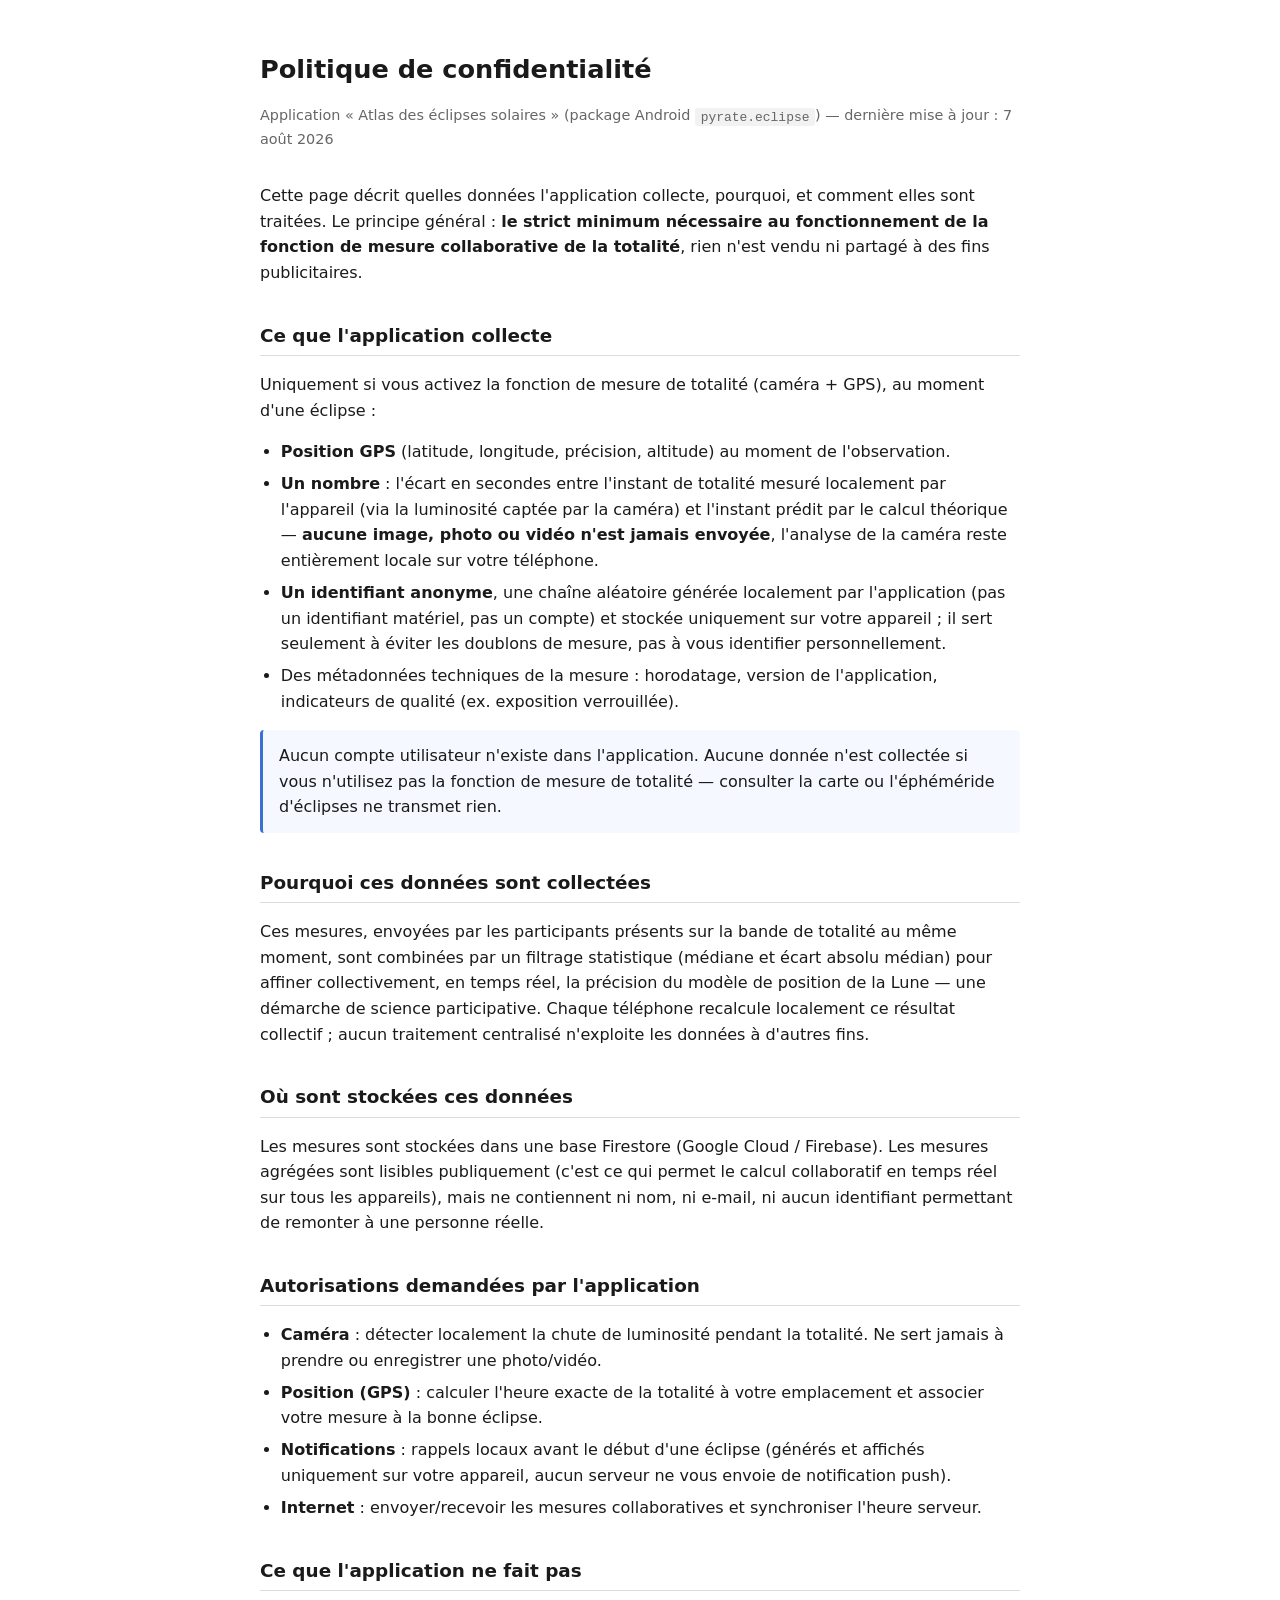
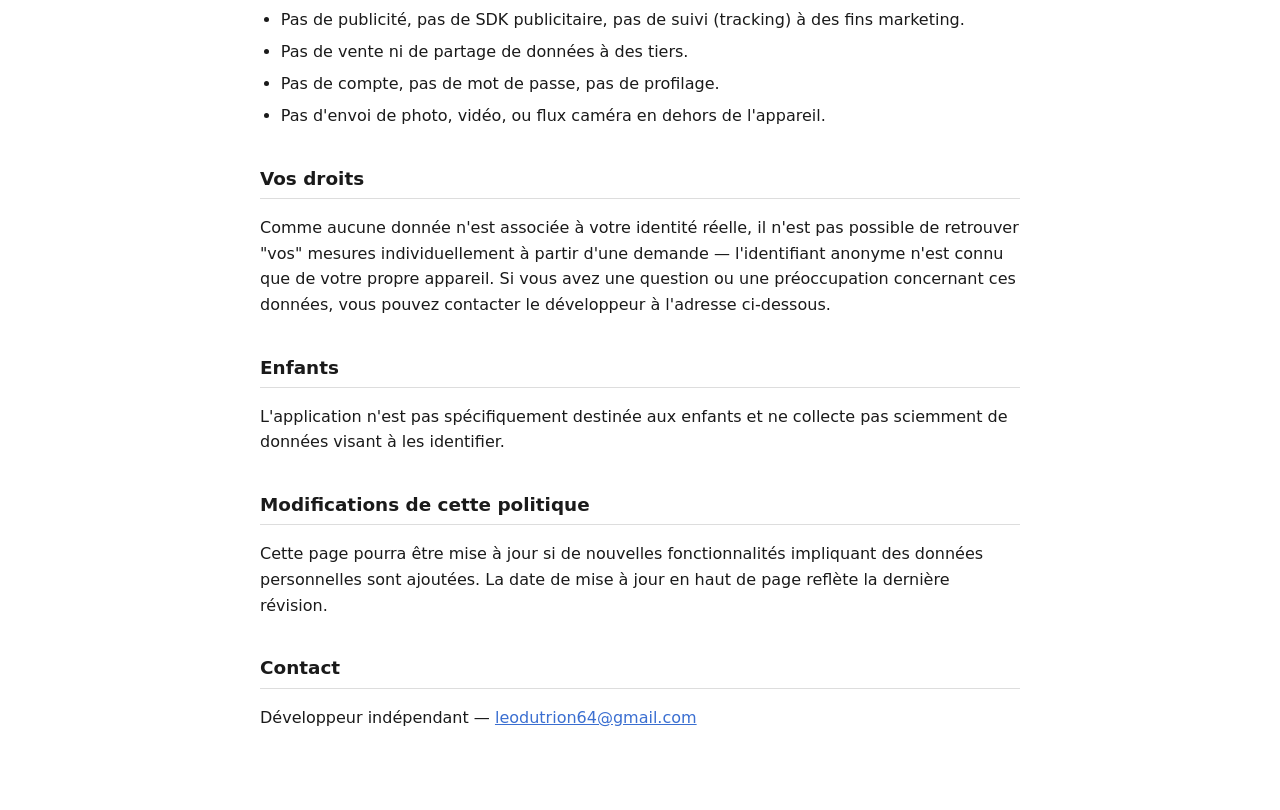
<file: index.html>
<!DOCTYPE html>
<html lang="fr">
<head>
<meta charset="UTF-8">
<meta name="viewport" content="width=device-width, initial-scale=1">
<title>Politique de confidentialité — Atlas des éclipses solaires</title>
<style>
  body { font-family: system-ui, -apple-system, Segoe UI, Roboto, sans-serif; max-width: 760px; margin: 0 auto; padding: 2rem 1.25rem 4rem; line-height: 1.6; color: #1a1a1a; }
  h1 { font-size: 1.6rem; margin-bottom: 0.25rem; }
  .updated { color: #666; font-size: 0.9rem; margin-bottom: 2rem; }
  h2 { font-size: 1.15rem; margin-top: 2.2rem; border-bottom: 1px solid #ddd; padding-bottom: 0.3rem; }
  ul { padding-left: 1.3rem; }
  li { margin-bottom: 0.4rem; }
  code { background: #f2f2f2; padding: 0.1rem 0.35rem; border-radius: 3px; font-size: 0.9em; }
  .highlight { background: #f5f9ff; border-left: 3px solid #3b6fd1; padding: 0.8rem 1rem; border-radius: 4px; }
  a { color: #3b6fd1; }
</style>
</head>
<body>

<h1>Politique de confidentialité</h1>
<p class="updated">Application « Atlas des éclipses solaires » (package Android <code>pyrate.eclipse</code>) — dernière mise à jour : 7 août 2026</p>

<p>Cette page décrit quelles données l'application collecte, pourquoi, et comment elles sont traitées. Le principe général : <strong>le strict minimum nécessaire au fonctionnement de la fonction de mesure collaborative de la totalité</strong>, rien n'est vendu ni partagé à des fins publicitaires.</p>

<h2>Ce que l'application collecte</h2>
<p>Uniquement si vous activez la fonction de mesure de totalité (caméra + GPS), au moment d'une éclipse :</p>
<ul>
  <li><strong>Position GPS</strong> (latitude, longitude, précision, altitude) au moment de l'observation.</li>
  <li><strong>Un nombre</strong> : l'écart en secondes entre l'instant de totalité mesuré localement par l'appareil (via la luminosité captée par la caméra) et l'instant prédit par le calcul théorique — <strong>aucune image, photo ou vidéo n'est jamais envoyée</strong>, l'analyse de la caméra reste entièrement locale sur votre téléphone.</li>
  <li><strong>Un identifiant anonyme</strong>, une chaîne aléatoire générée localement par l'application (pas un identifiant matériel, pas un compte) et stockée uniquement sur votre appareil ; il sert seulement à éviter les doublons de mesure, pas à vous identifier personnellement.</li>
  <li>Des métadonnées techniques de la mesure : horodatage, version de l'application, indicateurs de qualité (ex. exposition verrouillée).</li>
</ul>

<div class="highlight">
Aucun compte utilisateur n'existe dans l'application. Aucune donnée n'est collectée si vous n'utilisez pas la fonction de mesure de totalité — consulter la carte ou l'éphéméride d'éclipses ne transmet rien.
</div>

<h2>Pourquoi ces données sont collectées</h2>
<p>Ces mesures, envoyées par les participants présents sur la bande de totalité au même moment, sont combinées par un filtrage statistique (médiane et écart absolu médian) pour affiner collectivement, en temps réel, la précision du modèle de position de la Lune — une démarche de science participative. Chaque téléphone recalcule localement ce résultat collectif ; aucun traitement centralisé n'exploite les données à d'autres fins.</p>

<h2>Où sont stockées ces données</h2>
<p>Les mesures sont stockées dans une base Firestore (Google Cloud / Firebase). Les mesures agrégées sont lisibles publiquement (c'est ce qui permet le calcul collaboratif en temps réel sur tous les appareils), mais ne contiennent ni nom, ni e-mail, ni aucun identifiant permettant de remonter à une personne réelle.</p>

<h2>Autorisations demandées par l'application</h2>
<ul>
  <li><strong>Caméra</strong> : détecter localement la chute de luminosité pendant la totalité. Ne sert jamais à prendre ou enregistrer une photo/vidéo.</li>
  <li><strong>Position (GPS)</strong> : calculer l'heure exacte de la totalité à votre emplacement et associer votre mesure à la bonne éclipse.</li>
  <li><strong>Notifications</strong> : rappels locaux avant le début d'une éclipse (générés et affichés uniquement sur votre appareil, aucun serveur ne vous envoie de notification push).</li>
  <li><strong>Internet</strong> : envoyer/recevoir les mesures collaboratives et synchroniser l'heure serveur.</li>
</ul>

<h2>Ce que l'application ne fait pas</h2>
<ul>
  <li>Pas de publicité, pas de SDK publicitaire, pas de suivi (tracking) à des fins marketing.</li>
  <li>Pas de vente ni de partage de données à des tiers.</li>
  <li>Pas de compte, pas de mot de passe, pas de profilage.</li>
  <li>Pas d'envoi de photo, vidéo, ou flux caméra en dehors de l'appareil.</li>
</ul>

<h2>Vos droits</h2>
<p>Comme aucune donnée n'est associée à votre identité réelle, il n'est pas possible de retrouver "vos" mesures individuellement à partir d'une demande — l'identifiant anonyme n'est connu que de votre propre appareil. Si vous avez une question ou une préoccupation concernant ces données, vous pouvez contacter le développeur à l'adresse ci-dessous.</p>

<h2>Enfants</h2>
<p>L'application n'est pas spécifiquement destinée aux enfants et ne collecte pas sciemment de données visant à les identifier.</p>

<h2>Modifications de cette politique</h2>
<p>Cette page pourra être mise à jour si de nouvelles fonctionnalités impliquant des données personnelles sont ajoutées. La date de mise à jour en haut de page reflète la dernière révision.</p>

<h2>Contact</h2>
<p>Développeur indépendant — <a href="mailto:leodutrion64@gmail.com">leodutrion64@gmail.com</a></p>

</body>
</html>
</file>
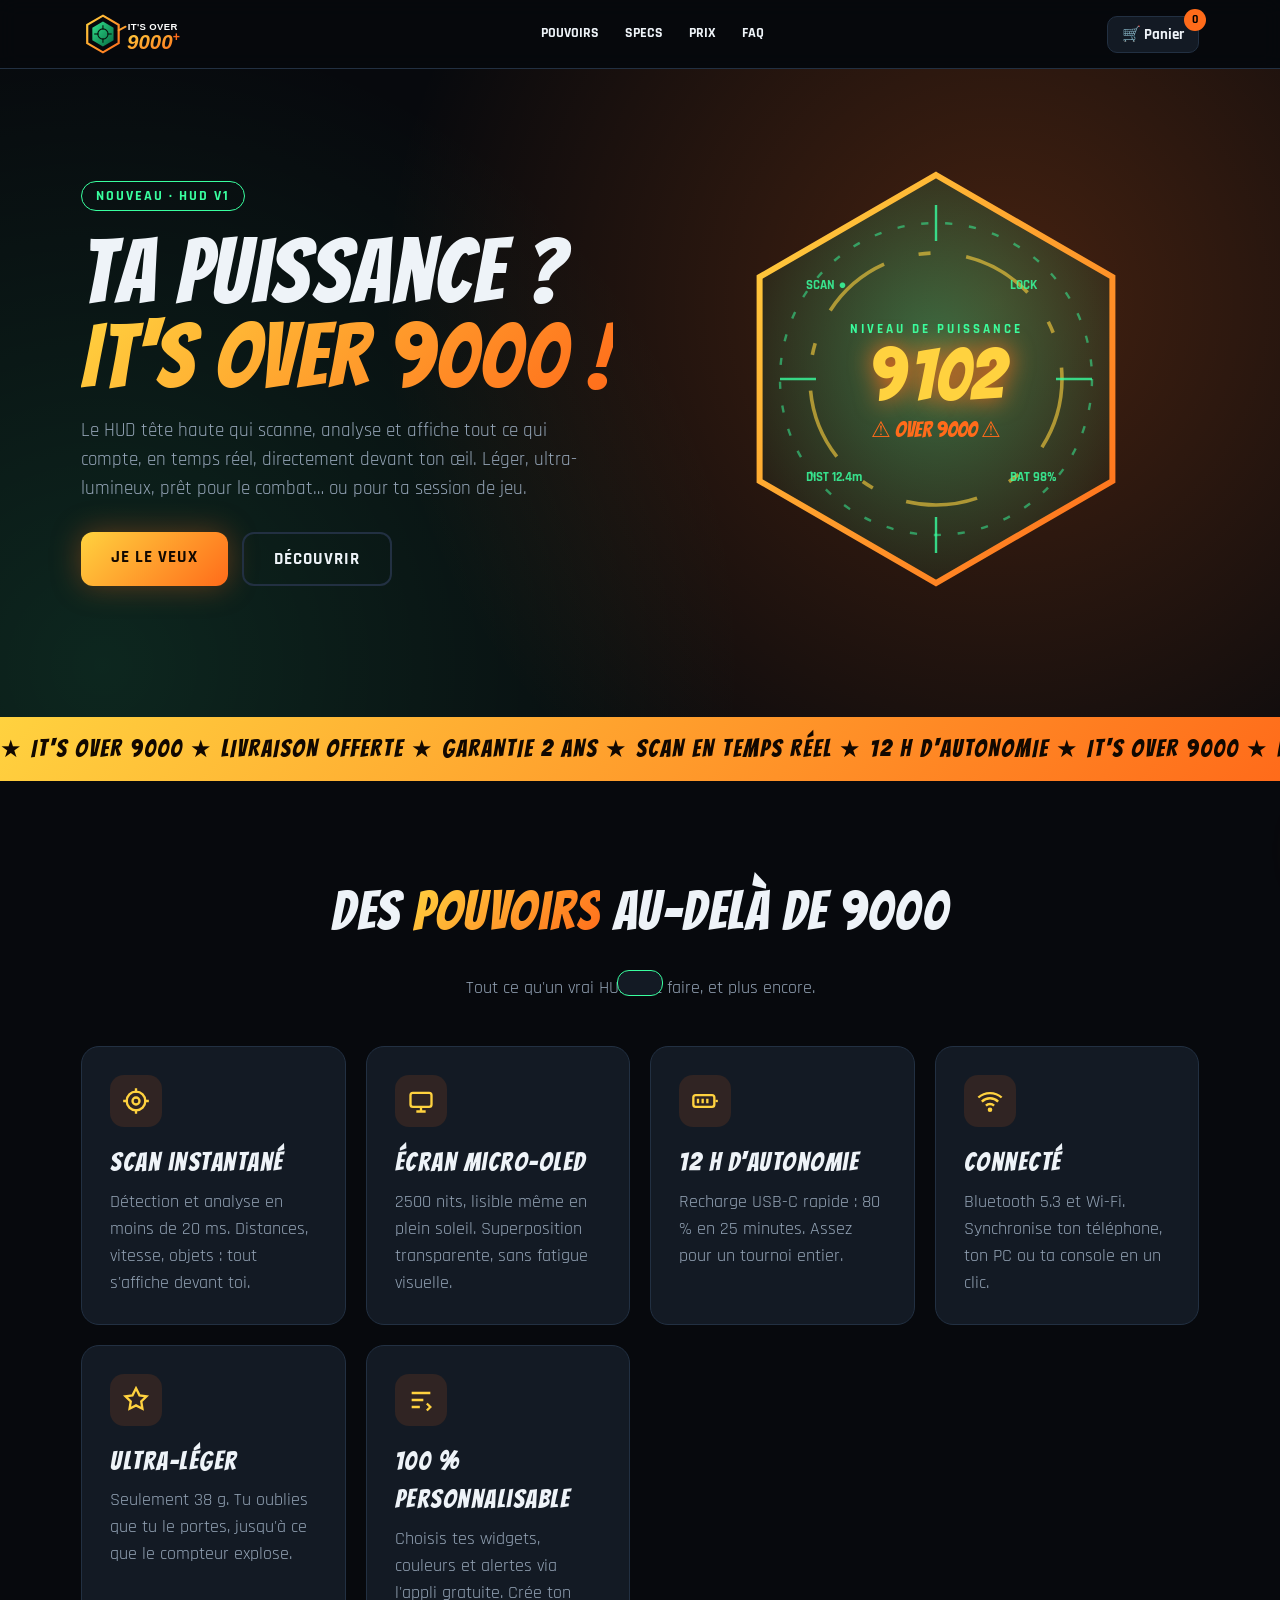
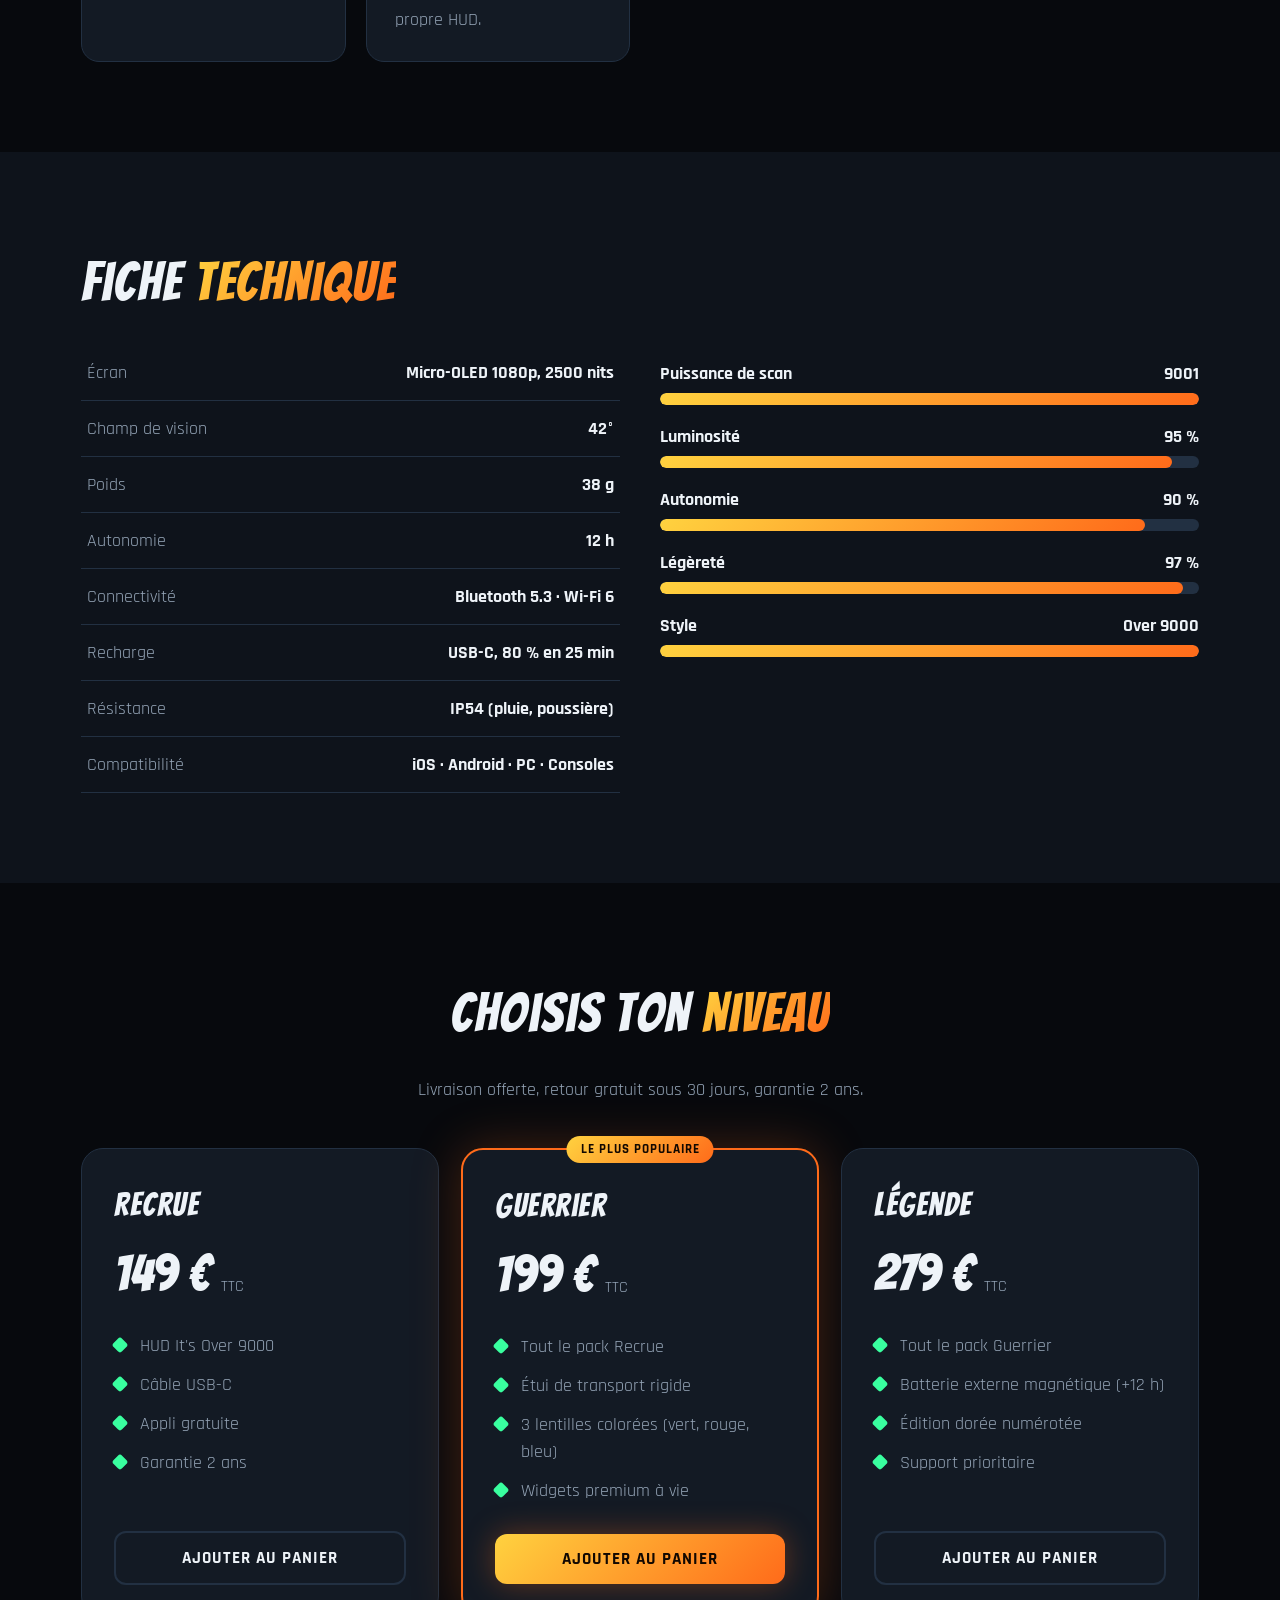
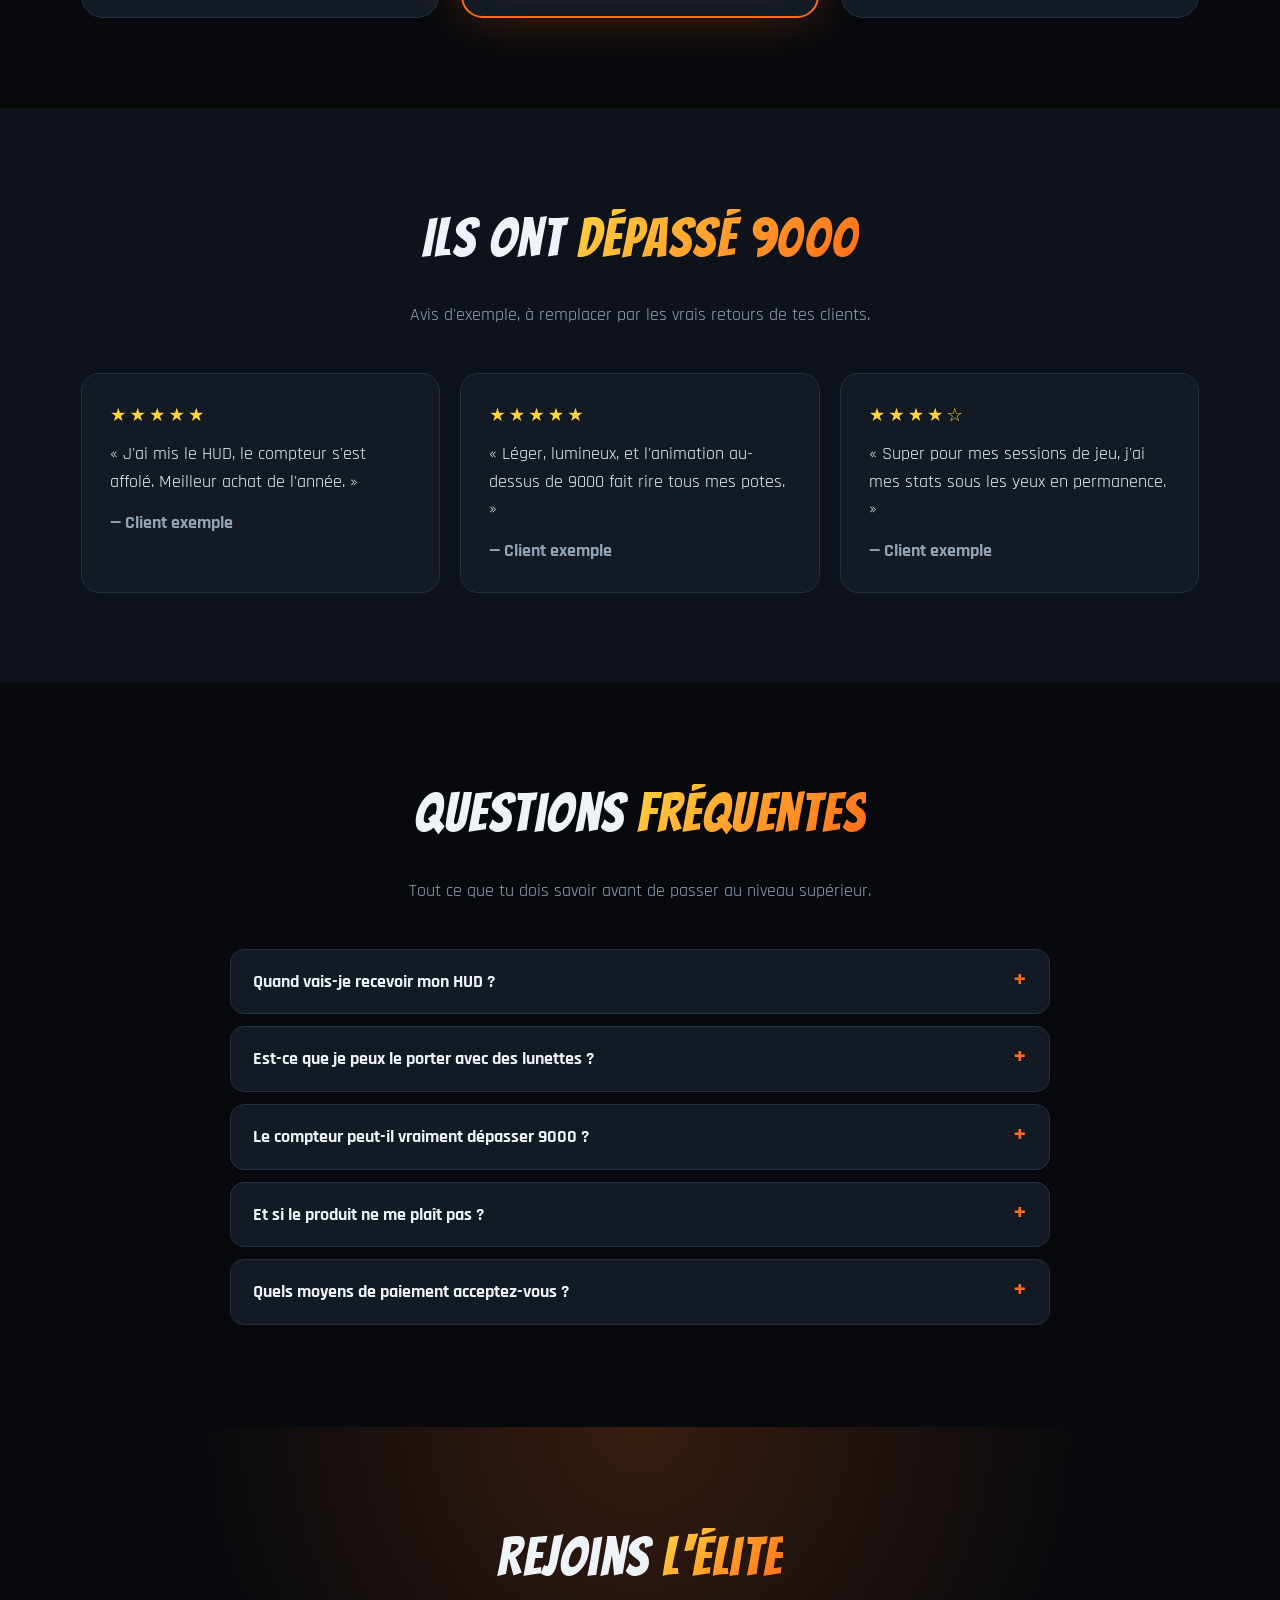
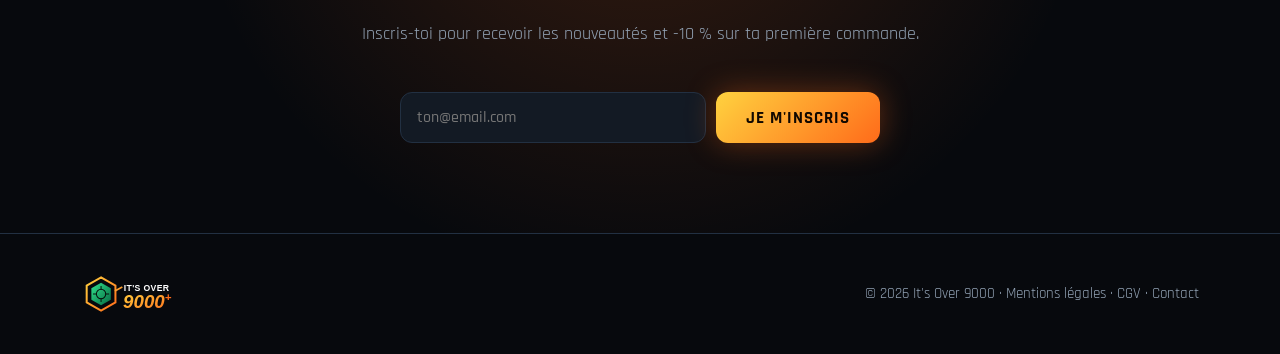
<file: over9000/index.html>
<!doctype html>
<html lang="fr">
<head>
<meta charset="utf-8">
<meta name="viewport" content="width=device-width, initial-scale=1">
<title>It's Over 9000 — Le HUD</title>
<meta name="description" content="It's Over 9000 : le HUD qui mesure ta puissance. Affichage tête haute, scan en temps réel, autonomie 12 h.">
<link rel="icon" href="logo.svg" type="image/svg+xml">
<link rel="preconnect" href="https://fonts.googleapis.com">
<link href="https://fonts.googleapis.com/css2?family=Bangers&family=Rajdhani:wght@500;700&display=swap" rel="stylesheet">
<style>
:root{
  --bg:#07090d; --bg2:#0e131b; --card:#131a24; --line:#223042;
  --txt:#eef3f8; --mut:#93a3b5;
  --gold:#ffd23f; --orange:#ff6b1a; --green:#39ff9f;
  --grad:linear-gradient(135deg,var(--gold),var(--orange));
}
*{box-sizing:border-box;margin:0;padding:0}
html{scroll-behavior:smooth}
body{background:var(--bg);color:var(--txt);font-family:Rajdhani,system-ui,sans-serif;font-size:18px;line-height:1.5;overflow-x:hidden}
a{color:inherit;text-decoration:none}
img{max-width:100%;display:block}
.wrap{max-width:1150px;margin:0 auto;padding:0 16px}
h1,h2,h3{font-family:Bangers,Impact,sans-serif;letter-spacing:1.5px;font-weight:400}
h2{font-size:clamp(2.2rem,5vw,3.4rem);text-align:center;margin-bottom:.4em}
h2 span,.hl{background:var(--grad);-webkit-background-clip:text;background-clip:text;color:transparent}
.sub{text-align:center;color:var(--mut);max-width:640px;margin:0 auto 2.5em}
section{padding:90px 0}

/* NAV */
nav{position:sticky;top:0;z-index:50;background:rgba(7,9,13,.85);backdrop-filter:blur(10px);border-bottom:1px solid var(--line)}
nav .wrap{display:flex;align-items:center;justify-content:space-between;height:68px;gap:12px}
nav img{height:44px;width:auto}
.links{display:flex;gap:26px;font-weight:700;text-transform:uppercase;font-size:.9rem}
.links a:hover{color:var(--gold)}
.cart-btn{position:relative;background:var(--card);border:1px solid var(--line);color:var(--txt);border-radius:10px;padding:8px 14px;font:700 .95rem Rajdhani;cursor:pointer}
.cart-btn b{position:absolute;top:-8px;right:-8px;background:var(--orange);color:#000;border-radius:99px;font-size:.75rem;min-width:22px;height:22px;display:grid;place-items:center}
@media(max-width:760px){.links{display:none}}

/* BUTTONS */
.btn{display:inline-block;background:var(--grad);color:#120800;font:700 1.05rem Rajdhani;text-transform:uppercase;letter-spacing:1px;padding:14px 30px;border:0;border-radius:12px;cursor:pointer;box-shadow:0 0 30px rgba(255,107,26,.35);transition:transform .15s,box-shadow .15s}
.btn:hover{transform:translateY(-2px);box-shadow:0 0 45px rgba(255,107,26,.6)}
.btn.ghost{background:transparent;color:var(--txt);border:2px solid var(--line);box-shadow:none}

/* HERO */
.hero{position:relative;padding:70px 0 90px;overflow:hidden}
.hero::before{content:"";position:absolute;inset:-20%;background:radial-gradient(circle at 70% 40%,rgba(255,107,26,.25),transparent 45%),radial-gradient(circle at 20% 80%,rgba(57,255,159,.12),transparent 40%);z-index:-1}
.hero .wrap{display:grid;grid-template-columns:1.05fr 1fr;gap:40px;align-items:center}
@media(max-width:900px){.hero .wrap{grid-template-columns:1fr;text-align:center}}
.tag{display:inline-block;border:1px solid var(--green);color:var(--green);border-radius:99px;padding:4px 14px;font-weight:700;font-size:.85rem;letter-spacing:2px;text-transform:uppercase;margin-bottom:18px}
.hero h1{font-size:clamp(3rem,8vw,5.6rem);line-height:.95;margin-bottom:18px}
.hero p{color:var(--mut);font-size:1.2rem;max-width:520px;margin-bottom:28px}
@media(max-width:900px){.hero p{margin-inline:auto}}
.cta{display:flex;gap:14px;flex-wrap:wrap}
@media(max-width:900px){.cta{justify-content:center}}

/* HUD visual */
.visor{position:relative;aspect-ratio:1;max-width:480px;margin:0 auto;width:100%}
.visor svg{width:100%;height:100%}
.readout{position:absolute;left:50%;top:50%;transform:translate(-50%,-50%);text-align:center;pointer-events:none}
.readout small{display:block;color:var(--green);letter-spacing:3px;font-weight:700;font-size:.8rem}
.power{font-family:Bangers,Impact;font-size:clamp(2.8rem,9vw,4.6rem);color:var(--green);text-shadow:0 0 18px rgba(57,255,159,.8);line-height:1}
.power.over{color:var(--gold);text-shadow:0 0 25px var(--orange);animation:shake .12s 8}
.alert{opacity:0;font-family:Bangers;font-size:1.4rem;color:var(--orange);transition:opacity .3s}
.alert.on{opacity:1}
@keyframes shake{0%,100%{transform:translate(0)}25%{transform:translate(-4px,2px)}75%{transform:translate(4px,-2px)}}
@keyframes spin{to{transform:rotate(360deg)}}
.spin{transform-origin:200px 200px;animation:spin 18s linear infinite}
.spin-r{transform-origin:200px 200px;animation:spin 26s linear infinite reverse}

/* STRIP */
.strip{background:var(--grad);color:#120800;padding:14px 0;overflow:hidden;white-space:nowrap;font-family:Bangers;font-size:1.5rem;letter-spacing:2px}
.strip div{display:inline-block;animation:scroll 22s linear infinite}
@keyframes scroll{to{transform:translateX(-50%)}}

/* FEATURES */
.grid{display:grid;grid-template-columns:repeat(auto-fit,minmax(240px,1fr));gap:20px}
.card{background:var(--card);border:1px solid var(--line);border-radius:18px;padding:28px;transition:border-color .2s,transform .2s}
.card:hover{border-color:var(--orange);transform:translateY(-4px)}
.ico{width:52px;height:52px;border-radius:14px;background:rgba(255,107,26,.12);display:grid;place-items:center;margin-bottom:16px}
.ico svg{width:28px;height:28px;stroke:var(--gold);fill:none;stroke-width:2}
.card h3{font-size:1.6rem;margin-bottom:6px}
.card p{color:var(--mut)}

/* SPECS */
.specs{background:var(--bg2)}
.spec-wrap{display:grid;grid-template-columns:1fr 1fr;gap:40px;align-items:center}
@media(max-width:860px){.spec-wrap{grid-template-columns:1fr}}
table{width:100%;border-collapse:collapse}
td{padding:14px 6px;border-bottom:1px solid var(--line)}
td:first-child{color:var(--mut)}
td:last-child{text-align:right;font-weight:700}
.bars div{margin-bottom:18px}
.bars label{display:flex;justify-content:space-between;font-weight:700;margin-bottom:6px}
.bar{height:12px;background:var(--line);border-radius:99px;overflow:hidden}
.bar i{display:block;height:100%;width:0;background:var(--grad);border-radius:99px;transition:width 1.4s ease}

/* PRICING */
.plans{display:grid;grid-template-columns:repeat(auto-fit,minmax(260px,1fr));gap:22px;align-items:stretch}
.plan{background:var(--card);border:1px solid var(--line);border-radius:22px;padding:32px;display:flex;flex-direction:column;position:relative}
.plan.best{border:2px solid var(--orange);box-shadow:0 0 50px rgba(255,107,26,.25)}
.plan .ribbon{position:absolute;top:-14px;left:50%;transform:translateX(-50%);background:var(--grad);color:#120800;font-weight:700;font-size:.8rem;padding:4px 14px;border-radius:99px;letter-spacing:1px;white-space:nowrap}
.plan h3{font-size:2rem}
.price{font-family:Bangers;font-size:3.2rem;margin:6px 0 14px}
.price small{font-family:Rajdhani;font-size:1rem;color:var(--mut)}
.plan ul{list-style:none;margin-bottom:24px;flex:1}
.plan li{padding:6px 0 6px 26px;position:relative;color:var(--mut)}
.plan li::before{content:"";position:absolute;left:0;top:13px;width:12px;height:12px;border-radius:3px;background:var(--green);transform:rotate(45deg)}

/* REVIEWS */
.quote{font-size:1.15rem}
.quote .stars{color:var(--gold);letter-spacing:3px;margin-bottom:10px}
.quote footer{margin-top:14px;color:var(--mut);font-weight:700}

/* FAQ */
details{background:var(--card);border:1px solid var(--line);border-radius:14px;padding:18px 22px;margin-bottom:12px;max-width:820px;margin-inline:auto}
summary{cursor:pointer;font-weight:700;font-size:1.15rem;list-style:none;display:flex;justify-content:space-between;gap:10px}
summary::after{content:"+";color:var(--orange);font-size:1.5rem;line-height:1}
details[open] summary::after{content:"–"}
details p{color:var(--mut);margin-top:10px}

/* NEWSLETTER / FOOTER */
.news{text-align:center;background:radial-gradient(circle at 50% 0,rgba(255,107,26,.2),transparent 60%)}
.news form{display:flex;gap:10px;max-width:480px;margin:0 auto;flex-wrap:wrap;justify-content:center}
input{flex:1;min-width:220px;background:var(--card);border:1px solid var(--line);color:var(--txt);border-radius:12px;padding:14px 16px;font:500 1rem Rajdhani}
input:focus{outline:2px solid var(--orange)}
footer.site{border-top:1px solid var(--line);padding:40px 0;color:var(--mut);font-size:.95rem}
footer.site .wrap{display:flex;justify-content:space-between;align-items:center;flex-wrap:wrap;gap:20px}
footer.site img{height:40px;width:auto}

/* CART DRAWER */
.overlay{position:fixed;inset:0;background:rgba(0,0,0,.6);opacity:0;pointer-events:none;transition:.25s;z-index:90}
.drawer{position:fixed;top:0;right:0;height:100%;width:min(420px,100%);background:var(--bg2);border-left:1px solid var(--line);z-index:100;transform:translateX(100%);transition:.3s;display:flex;flex-direction:column;padding:24px}
.open .overlay{opacity:1;pointer-events:auto}
.open .drawer{transform:none}
.drawer h3{font-size:2rem;display:flex;justify-content:space-between;align-items:center}
.x{background:none;border:0;color:var(--txt);font-size:1.8rem;cursor:pointer}
.items{flex:1;overflow:auto;margin:16px 0}
.item{display:flex;justify-content:space-between;align-items:center;gap:10px;padding:14px 0;border-bottom:1px solid var(--line)}
.qty{display:flex;align-items:center;gap:8px}
.qty button{width:30px;height:30px;border-radius:8px;border:1px solid var(--line);background:var(--card);color:var(--txt);cursor:pointer;font-weight:700}
.total{display:flex;justify-content:space-between;font-size:1.3rem;font-weight:700;margin-bottom:16px}
.empty{color:var(--mut);text-align:center;margin-top:40px}
.toast{position:fixed;bottom:24px;left:50%;transform:translate(-50%,120px);background:var(--card);border:1px solid var(--green);color:var(--txt);padding:12px 22px;border-radius:12px;z-index:120;transition:.3s;font-weight:700}
.toast.on{transform:translate(-50%,0)}
</style>
</head>
<body>

<nav>
  <div class="wrap">
    <a href="#"><img src="logo.svg" alt="It's Over 9000"></a>
    <div class="links">
      <a href="#features">Pouvoirs</a>
      <a href="#specs">Specs</a>
      <a href="#prix">Prix</a>
      <a href="#faq">FAQ</a>
    </div>
    <button class="cart-btn" id="openCart" aria-label="Ouvrir le panier">🛒 Panier <b id="count">0</b></button>
  </div>
</nav>

<header class="hero">
  <div class="wrap">
    <div>
      <span class="tag">Nouveau · HUD v1</span>
      <h1>Ta puissance ?<br><span class="hl">It's over 9000 !</span></h1>
      <p>Le HUD tête haute qui scanne, analyse et affiche tout ce qui compte, en temps réel, directement devant ton œil. Léger, ultra-lumineux, prêt pour le combat… ou pour ta session de jeu.</p>
      <div class="cta">
        <a href="#prix" class="btn">Je le veux</a>
        <a href="#features" class="btn ghost">Découvrir</a>
      </div>
    </div>

    <div class="visor" aria-hidden="true">
      <svg viewBox="0 0 400 400">
        <defs>
          <radialGradient id="glass" cx="50%" cy="45%" r="60%">
            <stop offset="0" stop-color="#39ff9f" stop-opacity=".35"/>
            <stop offset="1" stop-color="#39ff9f" stop-opacity=".03"/>
          </radialGradient>
          <linearGradient id="gg" x1="0" y1="0" x2="1" y2="1"><stop offset="0" stop-color="#ffd23f"/><stop offset="1" stop-color="#ff6b1a"/></linearGradient>
        </defs>
        <polygon points="200,30 347,115 347,285 200,370 53,285 53,115" fill="url(#glass)" stroke="url(#gg)" stroke-width="5"/>
        <g class="spin"><circle cx="200" cy="200" r="130" fill="none" stroke="#39ff9f" stroke-opacity=".5" stroke-width="2" stroke-dasharray="6 14"/></g>
        <g class="spin-r"><circle cx="200" cy="200" r="105" fill="none" stroke="#ffd23f" stroke-opacity=".6" stroke-width="3" stroke-dasharray="60 30 10 30"/></g>
        <g stroke="#39ff9f" stroke-width="2" stroke-opacity=".8">
          <line x1="200" y1="55" x2="200" y2="85"/><line x1="200" y1="315" x2="200" y2="345"/>
          <line x1="70" y1="200" x2="100" y2="200"/><line x1="300" y1="200" x2="330" y2="200"/>
        </g>
        <g fill="#39ff9f" font-family="Rajdhani" font-size="11" font-weight="700" opacity=".85">
          <text x="92" y="125">SCAN ●</text><text x="262" y="125">LOCK</text>
          <text x="92" y="285">DIST 12.4m</text><text x="262" y="285">BAT 98%</text>
        </g>
      </svg>
      <div class="readout">
        <small>NIVEAU DE PUISSANCE</small>
        <div class="power" id="power">0</div>
        <div class="alert" id="alert">⚠ OVER 9000 ⚠</div>
      </div>
    </div>
  </div>
</header>

<div class="strip" aria-hidden="true"><div>★ IT'S OVER 9000 ★ LIVRAISON OFFERTE ★ GARANTIE 2 ANS ★ SCAN EN TEMPS RÉEL ★ 12 H D'AUTONOMIE ★ IT'S OVER 9000 ★ LIVRAISON OFFERTE ★ GARANTIE 2 ANS ★ SCAN EN TEMPS RÉEL ★ 12 H D'AUTONOMIE ★&nbsp;</div></div>

<section id="features">
  <div class="wrap">
    <h2>Des <span>pouvoirs</span> au-delà de 9000</h2>
    <p class="sub">Tout ce qu'un vrai HUD doit faire, et plus encore.</p>
    <div class="grid">
      <div class="card"><div class="ico"><svg viewBox="0 0 24 24"><circle cx="12" cy="12" r="8"/><circle cx="12" cy="12" r="3"/><path d="M12 1v4M12 19v4M1 12h4M19 12h4"/></svg></div><h3>Scan instantané</h3><p>Détection et analyse en moins de 20 ms. Distances, vitesse, objets : tout s'affiche devant toi.</p></div>
      <div class="card"><div class="ico"><svg viewBox="0 0 24 24"><rect x="3" y="5" width="18" height="12" rx="2"/><path d="M8 21h8M12 17v4"/></svg></div><h3>Écran micro-OLED</h3><p>2500 nits, lisible même en plein soleil. Superposition transparente, sans fatigue visuelle.</p></div>
      <div class="card"><div class="ico"><svg viewBox="0 0 24 24"><rect x="2" y="7" width="18" height="10" rx="2"/><path d="M22 11v2"/><path d="M6 10v4M10 10v4M14 10v4"/></svg></div><h3>12 h d'autonomie</h3><p>Recharge USB-C rapide : 80 % en 25 minutes. Assez pour un tournoi entier.</p></div>
      <div class="card"><div class="ico"><svg viewBox="0 0 24 24"><path d="M5 12.5a10 10 0 0 1 14 0M8.5 16a5 5 0 0 1 7 0M2 9a15 15 0 0 1 20 0"/><circle cx="12" cy="19.5" r="1"/></svg></div><h3>Connecté</h3><p>Bluetooth 5.3 et Wi-Fi. Synchronise ton téléphone, ton PC ou ta console en un clic.</p></div>
      <div class="card"><div class="ico"><svg viewBox="0 0 24 24"><path d="M12 2l3 6 6 .9-4.5 4.3 1 6.3L12 16.6 6.5 19.5l1-6.3L3 8.9 9 8z"/></svg></div><h3>Ultra-léger</h3><p>Seulement 38 g. Tu oublies que tu le portes, jusqu'à ce que le compteur explose.</p></div>
      <div class="card"><div class="ico"><svg viewBox="0 0 24 24"><path d="M4 6h16M4 12h10M4 18h7"/><path d="M17 15l3 3-3 3"/></svg></div><h3>100 % personnalisable</h3><p>Choisis tes widgets, couleurs et alertes via l'appli gratuite. Crée ton propre HUD.</p></div>
    </div>
  </div>
</section>

<section id="specs" class="specs">
  <div class="wrap spec-wrap">
    <div>
      <h2 style="text-align:left">Fiche <span>technique</span></h2>
      <table>
        <tr><td>Écran</td><td>Micro-OLED 1080p, 2500 nits</td></tr>
        <tr><td>Champ de vision</td><td>42°</td></tr>
        <tr><td>Poids</td><td>38 g</td></tr>
        <tr><td>Autonomie</td><td>12 h</td></tr>
        <tr><td>Connectivité</td><td>Bluetooth 5.3 · Wi-Fi 6</td></tr>
        <tr><td>Recharge</td><td>USB-C, 80 % en 25 min</td></tr>
        <tr><td>Résistance</td><td>IP54 (pluie, poussière)</td></tr>
        <tr><td>Compatibilité</td><td>iOS · Android · PC · Consoles</td></tr>
      </table>
    </div>
    <div class="bars" id="bars">
      <div><label><span>Puissance de scan</span><span>9001</span></label><div class="bar"><i data-w="100%"></i></div></div>
      <div><label><span>Luminosité</span><span>95 %</span></label><div class="bar"><i data-w="95%"></i></div></div>
      <div><label><span>Autonomie</span><span>90 %</span></label><div class="bar"><i data-w="90%"></i></div></div>
      <div><label><span>Légèreté</span><span>97 %</span></label><div class="bar"><i data-w="97%"></i></div></div>
      <div><label><span>Style</span><span>Over 9000</span></label><div class="bar"><i data-w="100%"></i></div></div>
    </div>
  </div>
</section>

<section id="prix">
  <div class="wrap">
    <h2>Choisis ton <span>niveau</span></h2>
    <p class="sub">Livraison offerte, retour gratuit sous 30 jours, garantie 2 ans.</p>
    <div class="plans">
      <div class="plan">
        <h3>Recrue</h3>
        <div class="price">149 € <small>TTC</small></div>
        <ul><li>HUD It's Over 9000</li><li>Câble USB-C</li><li>Appli gratuite</li><li>Garantie 2 ans</li></ul>
        <button class="btn ghost" data-add="recrue">Ajouter au panier</button>
      </div>
      <div class="plan best">
        <span class="ribbon">LE PLUS POPULAIRE</span>
        <h3>Guerrier</h3>
        <div class="price">199 € <small>TTC</small></div>
        <ul><li>Tout le pack Recrue</li><li>Étui de transport rigide</li><li>3 lentilles colorées (vert, rouge, bleu)</li><li>Widgets premium à vie</li></ul>
        <button class="btn" data-add="guerrier">Ajouter au panier</button>
      </div>
      <div class="plan">
        <h3>Légende</h3>
        <div class="price">279 € <small>TTC</small></div>
        <ul><li>Tout le pack Guerrier</li><li>Batterie externe magnétique (+12 h)</li><li>Édition dorée numérotée</li><li>Support prioritaire</li></ul>
        <button class="btn ghost" data-add="legende">Ajouter au panier</button>
      </div>
    </div>
  </div>
</section>

<section class="specs">
  <div class="wrap">
    <h2>Ils ont <span>dépassé 9000</span></h2>
    <p class="sub">Avis d'exemple, à remplacer par les vrais retours de tes clients.</p>
    <div class="grid">
      <blockquote class="card quote"><div class="stars">★★★★★</div>« J'ai mis le HUD, le compteur s'est affolé. Meilleur achat de l'année. »<footer>— Client exemple</footer></blockquote>
      <blockquote class="card quote"><div class="stars">★★★★★</div>« Léger, lumineux, et l'animation au-dessus de 9000 fait rire tous mes potes. »<footer>— Client exemple</footer></blockquote>
      <blockquote class="card quote"><div class="stars">★★★★☆</div>« Super pour mes sessions de jeu, j'ai mes stats sous les yeux en permanence. »<footer>— Client exemple</footer></blockquote>
    </div>
  </div>
</section>

<section id="faq">
  <div class="wrap">
    <h2>Questions <span>fréquentes</span></h2>
    <p class="sub">Tout ce que tu dois savoir avant de passer au niveau supérieur.</p>
    <details><summary>Quand vais-je recevoir mon HUD ?</summary><p>Expédition sous 48 h, livraison en 2 à 4 jours ouvrés en France métropolitaine. La livraison est offerte.</p></details>
    <details><summary>Est-ce que je peux le porter avec des lunettes ?</summary><p>Oui ! Le HUD se fixe sur la branche de n'importe quelle monture grâce à son clip magnétique.</p></details>
    <details><summary>Le compteur peut-il vraiment dépasser 9000 ?</summary><p>Évidemment. C'est même tout le principe. 😉</p></details>
    <details><summary>Et si le produit ne me plaît pas ?</summary><p>Tu as 30 jours pour le renvoyer gratuitement. On te rembourse intégralement.</p></details>
    <details><summary>Quels moyens de paiement acceptez-vous ?</summary><p>Carte bancaire, PayPal, Apple Pay et Google Pay. Paiement 100 % sécurisé.</p></details>
  </div>
</section>

<section class="news">
  <div class="wrap">
    <h2>Rejoins <span>l'élite</span></h2>
    <p class="sub">Inscris-toi pour recevoir les nouveautés et -10 % sur ta première commande.</p>
    <form id="newsForm">
      <input type="email" required placeholder="ton@email.com" aria-label="Adresse e-mail">
      <button class="btn" type="submit">Je m'inscris</button>
    </form>
  </div>
</section>

<footer class="site">
  <div class="wrap">
    <img src="logo.svg" alt="It's Over 9000">
    <div>© <span id="year"></span> It's Over 9000 · Mentions légales · CGV · Contact</div>
  </div>
</footer>

<!-- Panier -->
<div id="cartRoot">
  <div class="overlay" id="overlay"></div>
  <aside class="drawer" aria-label="Panier">
    <h3>Ton panier <button class="x" id="closeCart" aria-label="Fermer">×</button></h3>
    <div class="items" id="items"></div>
    <div class="total"><span>Total</span><span id="total">0 €</span></div>
    <button class="btn" id="checkout" style="width:100%">Passer commande</button>
  </aside>
</div>
<div class="toast" id="toast"></div>

<script>
// ---- Compteur de puissance ----
const powerEl=document.getElementById('power'), alertEl=document.getElementById('alert');
function runPower(){
  powerEl.classList.remove('over');alertEl.classList.remove('on');
  let v=0;const target=9001+Math.floor(Math.random()*999);
  const t=setInterval(()=>{
    v+=Math.ceil((target-v)/14)+Math.floor(Math.random()*40);
    if(v>=target){v=target;clearInterval(t)}
    powerEl.textContent=v.toLocaleString('fr-FR');
    if(v>9000){powerEl.classList.add('over');alertEl.classList.add('on')}
  },60);
}
runPower();setInterval(runPower,7000);

// ---- Barres de stats ----
new IntersectionObserver((e,o)=>{e.forEach(x=>{if(x.isIntersecting){x.target.querySelectorAll('i').forEach(i=>i.style.width=i.dataset.w);o.disconnect()}})},{threshold:.3}).observe(document.getElementById('bars'));

// ---- Panier ----
const PRODUCTS={recrue:{name:'HUD — Pack Recrue',price:149},guerrier:{name:'HUD — Pack Guerrier',price:199},legende:{name:'HUD — Pack Légende',price:279}};
let cart={};
try{cart=JSON.parse(localStorage.getItem('o9k-cart'))||{}}catch(e){}
const save=()=>{try{localStorage.setItem('o9k-cart',JSON.stringify(cart))}catch(e){}};
const root=document.body;
function render(){
  const ids=Object.keys(cart).filter(k=>cart[k]>0&&PRODUCTS[k]);
  let n=0,sum=0;
  document.getElementById('items').innerHTML=ids.length?ids.map(k=>{
    n+=cart[k];sum+=cart[k]*PRODUCTS[k].price;
    return `<div class="item"><div><b>${PRODUCTS[k].name}</b><br><small style="color:var(--mut)">${PRODUCTS[k].price} €</small></div>
      <div class="qty"><button data-dec="${k}">−</button>${cart[k]}<button data-inc="${k}">+</button></div></div>`}).join('')
    :'<p class="empty">Ton panier est vide.<br>Ta puissance est encore sous 9000…</p>';
  document.getElementById('count').textContent=n;
  document.getElementById('total').textContent=sum+' €';
}
function toast(msg){const t=document.getElementById('toast');t.textContent=msg;t.classList.add('on');setTimeout(()=>t.classList.remove('on'),2200)}
document.addEventListener('click',e=>{
  const a=e.target.dataset;
  if(a.add){cart[a.add]=(cart[a.add]||0)+1;save();render();toast('✔ Ajouté au panier !');}
  if(a.inc){cart[a.inc]++;save();render()}
  if(a.dec){cart[a.dec]--;if(cart[a.dec]<=0)delete cart[a.dec];save();render()}
});
document.getElementById('openCart').onclick=()=>root.classList.add('open');
document.getElementById('closeCart').onclick=document.getElementById('overlay').onclick=()=>root.classList.remove('open');
document.getElementById('checkout').onclick=()=>{
  if(!Object.keys(cart).length){toast('Ton panier est vide');return}
  // À brancher sur Stripe Checkout, Shopify Buy Button, PayPal, etc.
  toast('Paiement bientôt disponible ⚡');
};
document.getElementById('newsForm').onsubmit=e=>{e.preventDefault();e.target.reset();toast('Bienvenue dans l\'élite ! ⚡')};
document.getElementById('year').textContent=new Date().getFullYear();
render();
</script>
</body>
</html>
</file>
